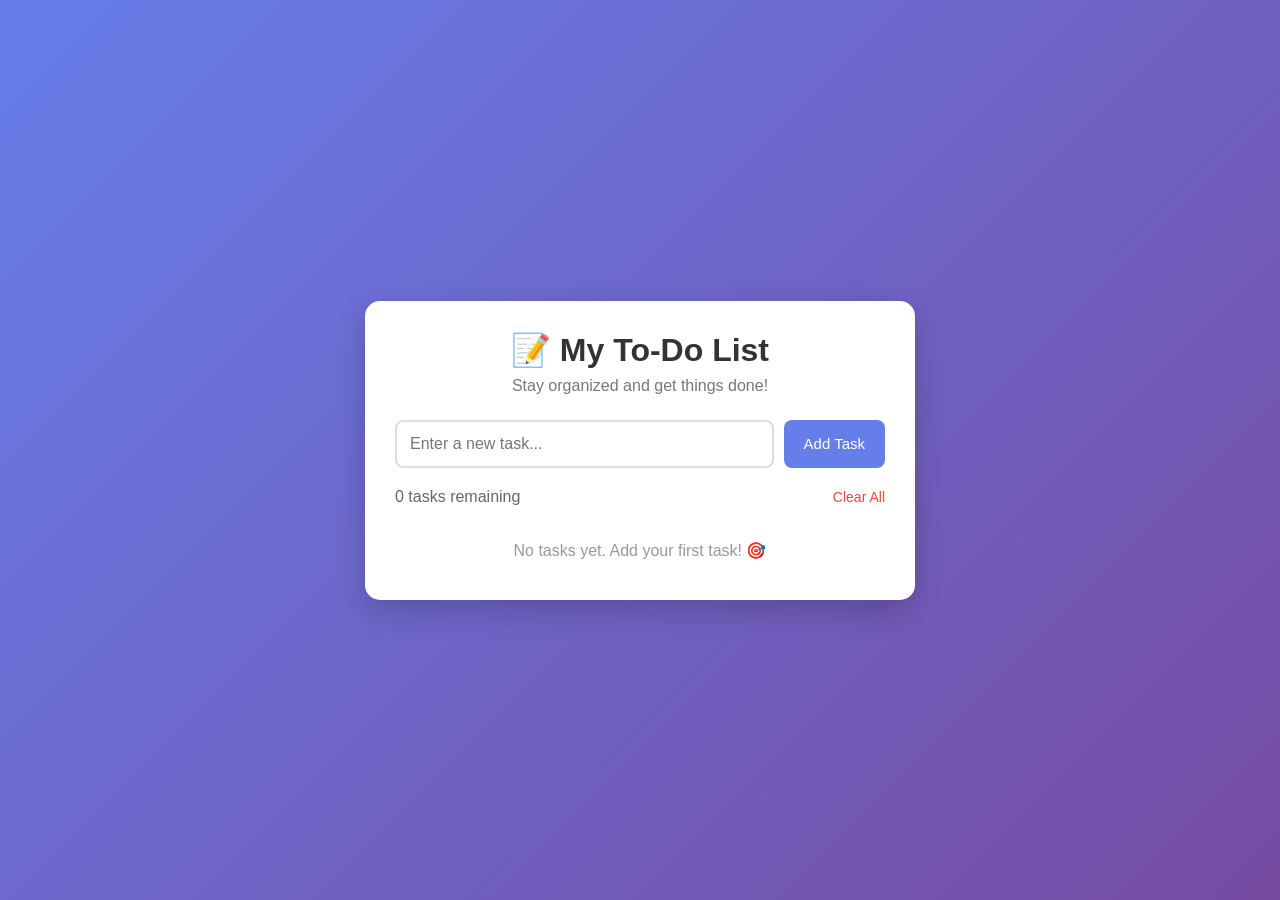
<file: Project-2/index.html>
<!DOCTYPE html>
<html lang="en">
<head>
    <meta charset="UTF-8">
    <meta name="viewport" content="width=device-width, initial-scale=1.0">
    <title>Interactive To-Do List</title>
    <link rel="stylesheet" href="style.css">
</head>
<body>

    <div class="container">
        <h1>📝 My To-Do List</h1>
        <p class="subtitle">Stay organized and get things done!</p>

        <div class="input-box">
            <input 
                type="text" 
                id="taskInput" 
                placeholder="Enter a new task..."
            >
            <button id="addBtn">Add Task</button>
        </div>

        <div class="task-info">
            <span id="taskCount">0 tasks</span>
            <button id="clearBtn">Clear All</button>
        </div>

        <ul id="taskList"></ul>

        <p id="emptyMessage">No tasks yet. Add your first task! 🎯</p>
    </div>

    <script src="script.js"></script>
</body>
</html>
</file>
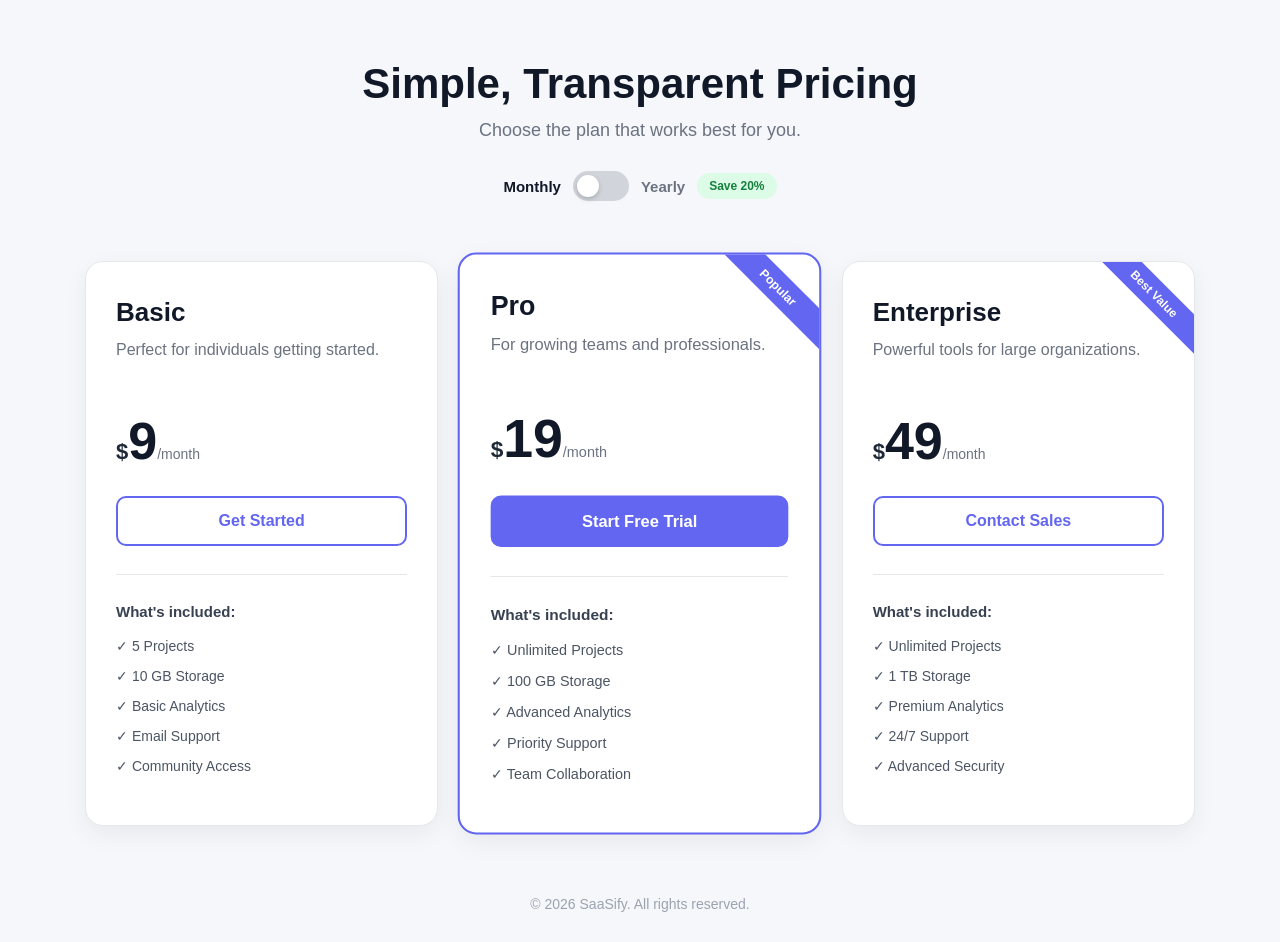
<file: Project-3/index.html>
<!DOCTYPE html>
<html lang="en">
<head>
    <meta charset="UTF-8">
    <meta name="viewport" content="width=device-width, initial-scale=1.0">

    <title>Pricing Plans | SaaS</title>

    <link rel="stylesheet" href="style.css">
</head>

<body>

    <!-- Header -->
    <header class="header">
        <h1>Simple, Transparent Pricing</h1>
        <p>Choose the plan that works best for you.</p>

        <!-- Billing Toggle -->
        <div class="billing-toggle">

            <span id="monthlyText" class="active">Monthly</span>

            <label class="switch">
                <input type="checkbox" id="billingToggle">
                <span class="slider"></span>
            </label>

            <span id="yearlyText">Yearly</span>

            <span class="save-badge">Save 20%</span>

        </div>
    </header>


    <!-- Pricing Section -->
    <main class="pricing-container">

        <!-- Basic Plan -->
        <div class="pricing-card">

            <div class="card-content">

                <h2>Basic</h2>

                <p class="description">
                    Perfect for individuals getting started.
                </p>

                <div class="price">
                    <span class="currency">$</span>
                    <span class="amount" data-monthly="9" data-yearly="7">9</span>
                    <span class="period">/month</span>
                </div>

                <button class="plan-button">
                    Get Started
                </button>

                <div class="divider"></div>

                <h3>What's included:</h3>

                <ul>
                    <li>✓ 5 Projects</li>
                    <li>✓ 10 GB Storage</li>
                    <li>✓ Basic Analytics</li>
                    <li>✓ Email Support</li>
                    <li>✓ Community Access</li>
                </ul>

            </div>

        </div>


        <!-- Pro Plan -->
        <div class="pricing-card popular">

            <!-- Popular Ribbon -->
            <div class="ribbon">
                Popular
            </div>

            <div class="card-content">

                <h2>Pro</h2>

                <p class="description">
                    For growing teams and professionals.
                </p>

                <div class="price">
                    <span class="currency">$</span>
                    <span class="amount" data-monthly="19" data-yearly="15">19</span>
                    <span class="period">/month</span>
                </div>

                <button class="plan-button primary">
                    Start Free Trial
                </button>

                <div class="divider"></div>

                <h3>What's included:</h3>

                <ul>
                    <li>✓ Unlimited Projects</li>
                    <li>✓ 100 GB Storage</li>
                    <li>✓ Advanced Analytics</li>
                    <li>✓ Priority Support</li>
                    <li>✓ Team Collaboration</li>
                </ul>

            </div>

        </div>


        <!-- Enterprise Plan -->
        <div class="pricing-card best-value">

            <!-- Best Value Ribbon -->
            <div class="ribbon">
                Best Value
            </div>

            <div class="card-content">

                <h2>Enterprise</h2>

                <p class="description">
                    Powerful tools for large organizations.
                </p>

                <div class="price">
                    <span class="currency">$</span>
                    <span class="amount" data-monthly="49" data-yearly="39">49</span>
                    <span class="period">/month</span>
                </div>

                <button class="plan-button">
                    Contact Sales
                </button>

                <div class="divider"></div>

                <h3>What's included:</h3>

                <ul>
                    <li>✓ Unlimited Projects</li>
                    <li>✓ 1 TB Storage</li>
                    <li>✓ Premium Analytics</li>
                    <li>✓ 24/7 Support</li>
                    <li>✓ Advanced Security</li>
                </ul>

            </div>

        </div>

    </main>


    <!-- Footer -->
    <footer>
        <p>© 2026 SaaSify. All rights reserved.</p>
    </footer>


    <script src="script.js"></script>

</body>
</html>
</file>
<file: Project-2/style.css>
* {
    margin: 0;
    padding: 0;
    box-sizing: border-box;
}

body {
    font-family: Arial, sans-serif;
    background: linear-gradient(135deg, #667eea, #764ba2);
    min-height: 100vh;
    display: flex;
    justify-content: center;
    align-items: center;
    padding: 20px;
}

.container {
    width: 100%;
    max-width: 550px;
    background: white;
    padding: 30px;
    border-radius: 15px;
    box-shadow: 0 10px 30px rgba(0, 0, 0, 0.2);
}

h1 {
    text-align: center;
    color: #333;
    margin-bottom: 8px;
}

.subtitle {
    text-align: center;
    color: #777;
    margin-bottom: 25px;
}

.input-box {
    display: flex;
    gap: 10px;
}

#taskInput {
    flex: 1;
    padding: 13px;
    border: 2px solid #ddd;
    border-radius: 8px;
    font-size: 16px;
    outline: none;
}

#taskInput:focus {
    border-color: #667eea;
}

#addBtn {
    padding: 13px 20px;
    border: none;
    border-radius: 8px;
    background: #667eea;
    color: white;
    font-size: 15px;
    cursor: pointer;
}

#addBtn:hover {
    background: #5568d9;
}

.task-info {
    display: flex;
    justify-content: space-between;
    align-items: center;
    margin: 20px 0 10px;
    color: #666;
}

#clearBtn {
    border: none;
    background: transparent;
    color: #e74c3c;
    cursor: pointer;
    font-size: 14px;
}

#clearBtn:hover {
    text-decoration: underline;
}

#taskList {
    list-style: none;
}

.task-item {
    display: flex;
    align-items: center;
    justify-content: space-between;
    gap: 10px;
    background: #f5f6fa;
    padding: 12px 15px;
    margin-bottom: 10px;
    border-radius: 8px;
}

.task-left {
    display: flex;
    align-items: center;
    gap: 10px;
    flex: 1;
    min-width: 0;
}

.task-checkbox {
    width: 18px;
    height: 18px;
    cursor: pointer;
}

.task-text {
    font-size: 16px;
    color: #333;
    word-break: break-word;
}

.completed .task-text {
    text-decoration: line-through;
    color: #999;
}

.delete-btn {
    border: none;
    background: #ff6b6b;
    color: white;
    padding: 7px 10px;
    border-radius: 6px;
    cursor: pointer;
}

.delete-btn:hover {
    background: #e74c3c;
}

#emptyMessage {
    text-align: center;
    color: #999;
    padding: 25px 0 10px;
}

@media (max-width: 500px) {
    .container {
        padding: 20px;
    }

    .input-box {
        flex-direction: column;
    }

    #addBtn {
        width: 100%;
    }
}
</file>
<file: Project-3/style.css>
/* ================================
   GENERAL STYLES
================================ */

* {
    margin: 0;
    padding: 0;
    box-sizing: border-box;
}

body {
    font-family: Arial, Helvetica, sans-serif;
    background: #f5f7fb;
    color: #1f2937;
    min-height: 100vh;
}


/* ================================
   HEADER
================================ */

.header {
    text-align: center;
    padding: 60px 20px 40px;
}

.header h1 {
    font-size: 42px;
    margin-bottom: 12px;
    color: #111827;
}

.header p {
    font-size: 18px;
    color: #6b7280;
    margin-bottom: 30px;
}


/* ================================
   BILLING TOGGLE
================================ */

.billing-toggle {
    display: flex;
    align-items: center;
    justify-content: center;
    gap: 12px;
    font-size: 15px;
    font-weight: 600;
}

.billing-toggle span {
    color: #6b7280;
}

.billing-toggle .active {
    color: #111827;
}


/* Toggle Switch */

.switch {
    position: relative;
    width: 56px;
    height: 30px;
    display: inline-block;
}

.switch input {
    opacity: 0;
    width: 0;
    height: 0;
}


/* Slider */

.slider {
    position: absolute;
    cursor: pointer;
    inset: 0;
    background: #d1d5db;
    border-radius: 30px;
    transition: 0.3s;
}

.slider::before {
    content: "";
    position: absolute;
    width: 22px;
    height: 22px;
    left: 4px;
    top: 4px;
    background: white;
    border-radius: 50%;
    transition: 0.3s;
    box-shadow: 0 2px 5px rgba(0, 0, 0, 0.2);
}


/* Toggle Active */

.switch input:checked + .slider {
    background: #6366f1;
}

.switch input:checked + .slider::before {
    transform: translateX(26px);
}


/* Save Badge */

.save-badge {
    background: #dcfce7 !important;
    color: #15803d !important;
    padding: 6px 12px;
    border-radius: 20px;
    font-size: 12px;
}


/* ================================
   PRICING CONTAINER
================================ */

.pricing-container {
    max-width: 1150px;
    margin: 0 auto;
    padding: 20px;

    display: grid;
    grid-template-columns: repeat(3, 1fr);
    gap: 25px;
}


/* ================================
   PRICING CARD
================================ */

.pricing-card {
    position: relative;
    background: white;
    border-radius: 18px;
    padding: 35px 30px;

    border: 1px solid #e5e7eb;

    box-shadow: 0 8px 25px rgba(0, 0, 0, 0.06);

    transition:
        transform 0.3s ease,
        box-shadow 0.3s ease,
        border-color 0.3s ease;

    overflow: hidden;
}


/* Hover Effect */

.pricing-card:hover {
    transform: translateY(-12px);
    box-shadow: 0 20px 40px rgba(0, 0, 0, 0.12);
    border-color: #6366f1;
}


/* ================================
   POPULAR CARD
================================ */

.pricing-card.popular {
    border: 2px solid #6366f1;
    transform: scale(1.03);
}

.pricing-card.popular:hover {
    transform: scale(1.03) translateY(-12px);
}


/* ================================
   RIBBON
================================ */

.ribbon {
    position: absolute;
    top: 18px;
    right: -35px;

    width: 150px;

    padding: 7px 0;

    text-align: center;

    background: #6366f1;
    color: white;

    font-size: 12px;
    font-weight: bold;

    transform: rotate(45deg);
}


/* ================================
   CARD CONTENT
================================ */

.card-content h2 {
    font-size: 26px;
    margin-bottom: 10px;
    color: #111827;
}

.description {
    color: #6b7280;
    line-height: 1.5;
    min-height: 48px;
}


/* ================================
   PRICE
================================ */

.price {
    margin: 25px 0;
    display: flex;
    align-items: baseline;
}

.currency {
    font-size: 22px;
    font-weight: bold;
}

.amount {
    font-size: 52px;
    font-weight: 700;
    color: #111827;

    transition: opacity 0.2s ease;
}

.period {
    color: #6b7280;
    font-size: 14px;
}


/* ================================
   BUTTON
================================ */

.plan-button {
    width: 100%;
    padding: 14px;

    border: 2px solid #6366f1;
    border-radius: 10px;

    background: white;
    color: #6366f1;

    font-size: 16px;
    font-weight: bold;

    cursor: pointer;

    transition:
        background 0.3s ease,
        color 0.3s ease,
        transform 0.2s ease;
}


.plan-button:hover {
    background: #6366f1;
    color: white;
    transform: scale(1.03);
}


/* Primary Button */

.plan-button.primary {
    background: #6366f1;
    color: white;
}


.plan-button.primary:hover {
    background: #4f46e5;
}


/* ================================
   DIVIDER
================================ */

.divider {
    height: 1px;
    background: #e5e7eb;
    margin: 28px 0;
}


/* ================================
   FEATURES
================================ */

.card-content h3 {
    font-size: 15px;
    margin-bottom: 18px;
    color: #374151;
}

.card-content ul {
    list-style: none;
}

.card-content li {
    margin-bottom: 14px;
    color: #4b5563;
    font-size: 14px;
}


/* ================================
   FOOTER
================================ */

footer {
    text-align: center;
    padding: 50px 20px 30px;
    color: #9ca3af;
    font-size: 14px;
}


/* ================================
   RESPONSIVE DESIGN
================================ */


/* Tablet */

@media (max-width: 900px) {

    .pricing-container {
        grid-template-columns: repeat(2, 1fr);
    }

    .pricing-card.popular {
        transform: none;
    }

    .pricing-card.popular:hover {
        transform: translateY(-12px);
    }

}


/* Mobile */

@media (max-width: 650px) {

    .header {
        padding-top: 40px;
    }

    .header h1 {
        font-size: 32px;
    }

    .header p {
        font-size: 16px;
    }

    .billing-toggle {
        flex-wrap: wrap;
    }

    .pricing-container {
        grid-template-columns: 1fr;
        padding: 15px;
    }

    .pricing-card {
        padding: 30px 25px;
    }

    .pricing-card.popular {
        transform: none;
    }

    .pricing-card:hover,
    .pricing-card.popular:hover {
        transform: translateY(-8px);
    }

    .amount {
        font-size: 45px;
    }

}
</file>
